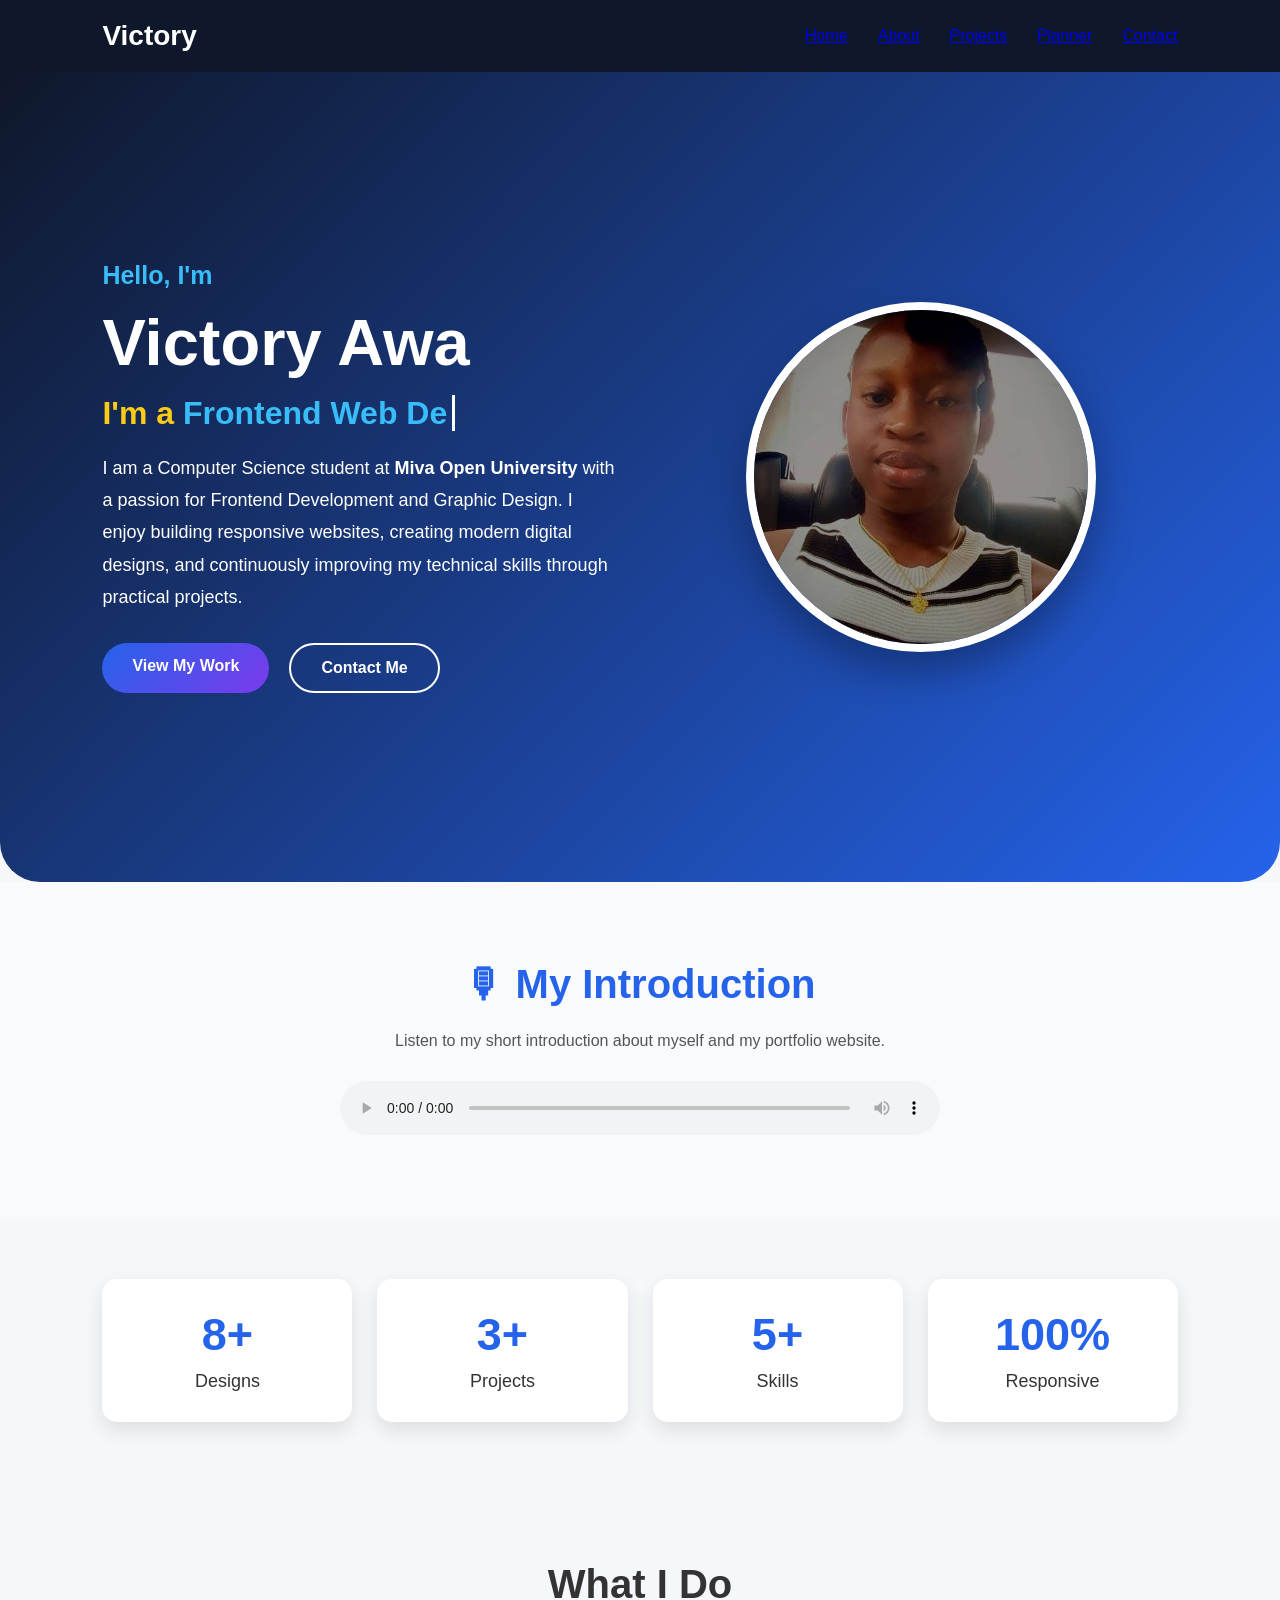
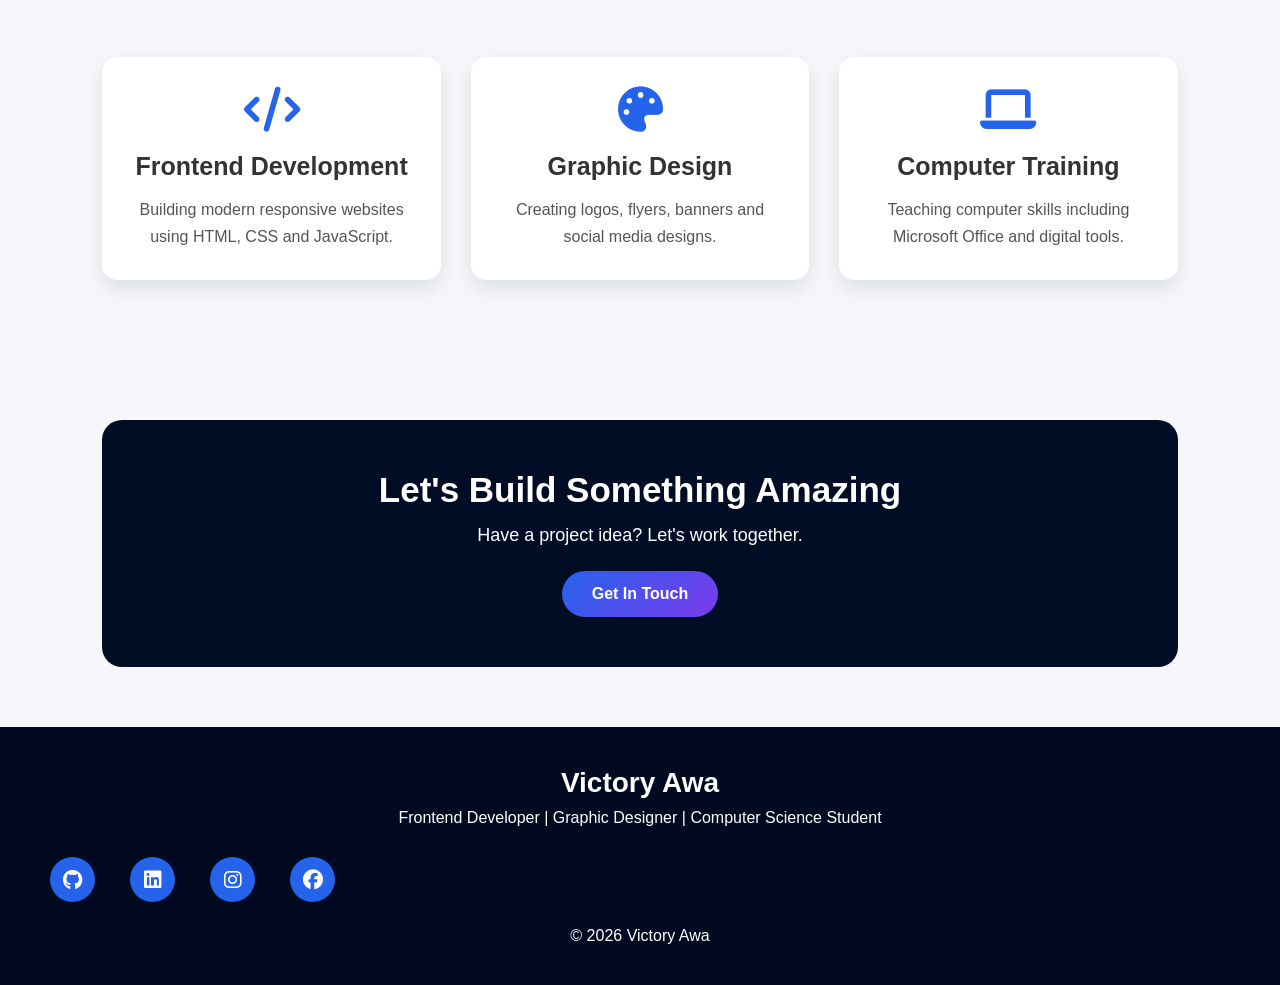
<file: index.html>
<!DOCTYPE html>
<html lang="en">

<head>

<meta charset="UTF-8">
<meta name="viewport" content="width=device-width, initial-scale=1.0">

<title>Victory Awa | Portfolio</title>

<link rel="stylesheet" href="css/style.css">

<link rel="stylesheet"
href="https://cdnjs.cloudflare.com/ajax/libs/font-awesome/6.7.2/css/all.min.css">

</head>


<body>


<header>

<nav class="navbar">

    <div class="logo">Victory</div>

    <div class="menu-toggle">
        <i class="fas fa-bars"></i>
    </div>


<ul class="nav-links">

<li><a href="index.html" class="active">Home</a></li>

<li><a href="about.html">About</a></li>

<li><a href="projects.html">Projects</a></li>

<li><a href="planner.html">Planner</a></li>

<li><a href="contact.html">Contact</a></li>

</ul>

</nav>

</header>




<section class="hero">


<div class="hero-text">


<h3>
Hello, I'm
</h3>


<h1>
Victory Awa
</h1>

<h2>
I'm a <span id="typing"></span>
</h2>


<p>
I am a Computer Science student at <strong>Miva Open University</strong> with a passion for Frontend Development and Graphic Design. I enjoy building responsive websites, creating modern digital designs, and continuously improving my technical skills through practical projects.
</p>



<div class="hero-buttons">


<a href="projects.html" class="btn">
View My Work
</a>


<a href="contact.html" class="btn btn-outline">
Contact Me
</a>


</div>


</div>





<div class="hero-image">


<img src="images/PROFILE.jpg.jpeg" alt="Victory Awa">


</div>


</section>

<!-- INTRO AUDIO -->
<section class="intro-audio">

    <h2>🎙 My Introduction</h2>

    <p>
        Listen to my short introduction about myself and my portfolio website.
    </p>

    <audio controls>
        <source src="audio/audio intro.m4a" type="audio/mpeg">
        Your browser does not support the audio element.
    </audio>

</section>

<section class="stats">

<div class="stat-card">

<h2>
8+
</h2>

<p>
Designs
</p>

</div>



<div class="stat-card">

<h2>
3+
</h2>

<p>
Projects
</p>

</div>




<div class="stat-card">

<h2>
5+
</h2>

<p>
Skills
</p>

</div>




<div class="stat-card">

<h2>
100%
</h2>

<p>
Responsive
</p>

</div>


</section>







<section class="services">


<h2 class="section-title">
What I Do
</h2>



<div class="service-container">


<div class="service-card">

<i class="fa-solid fa-code"></i>

<h3>
Frontend Development
</h3>

<p>
Building modern responsive websites using HTML, CSS and JavaScript.
</p>

</div>





<div class="service-card">

<i class="fa-solid fa-palette"></i>

<h3>
Graphic Design
</h3>

<p>
Creating logos, flyers, banners and social media designs.
</p>

</div>





<div class="service-card">

<i class="fa-solid fa-laptop"></i>

<h3>
Computer Training
</h3>

<p>
Teaching computer skills including Microsoft Office and digital tools.
</p>

</div>


</div>


</section>







<section class="cta">


<h2>
Let's Build Something Amazing
</h2>


<p>
Have a project idea? Let's work together.
</p>


<a href="contact.html" class="btn">
Get In Touch
</a>


</section>





<footer>

<h3>
Victory Awa
</h3>

<p>
Frontend Developer | Graphic Designer | Computer Science Student
</p>
<div class="social-links">

       <a href="https://github.com/vawa4101-byte" target="_blank">
    <i class="fab fa-github"></i>
</a>

<a href="https://www.linkedin.com/in/victory-awa-86080041b?utm_source=share_via&utm_content=profile&utm_medium=member_android" target="_blank">
    <i class="fab fa-linkedin"></i>
</a>

<a href="https://www.instagram.com/vic973tory?igsh=dDZxZGE0OThobXF5" target="_blank">
    <i class="fab fa-instagram"></i>
</a>

<a href="https://www.facebook.com/share/1CQJ4RZ9uT/" target="_blank">
    <i class="fab fa-facebook"></i>
</a>

    </div>
 
<p>
© 2026 Victory Awa
</p>

</footer>



<script src="js/script.js"></script>


</body>

</html>
</file>
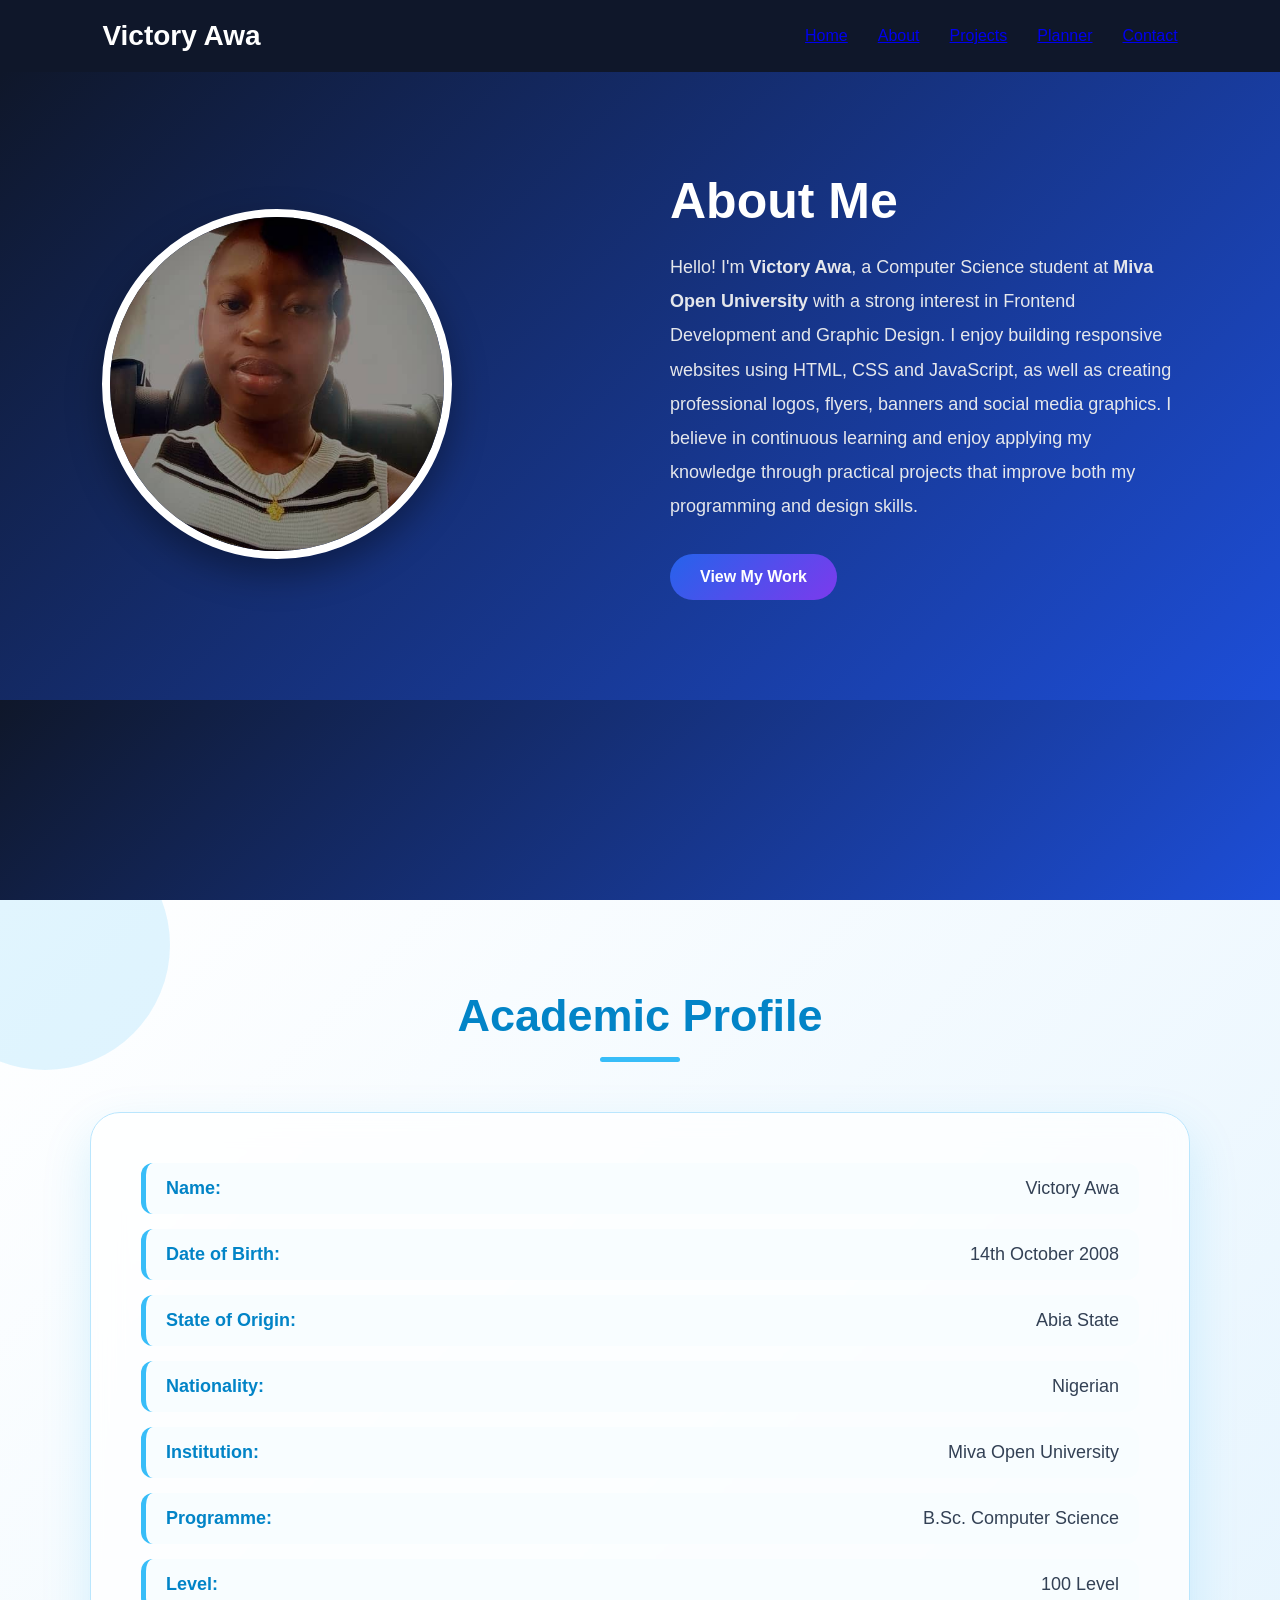
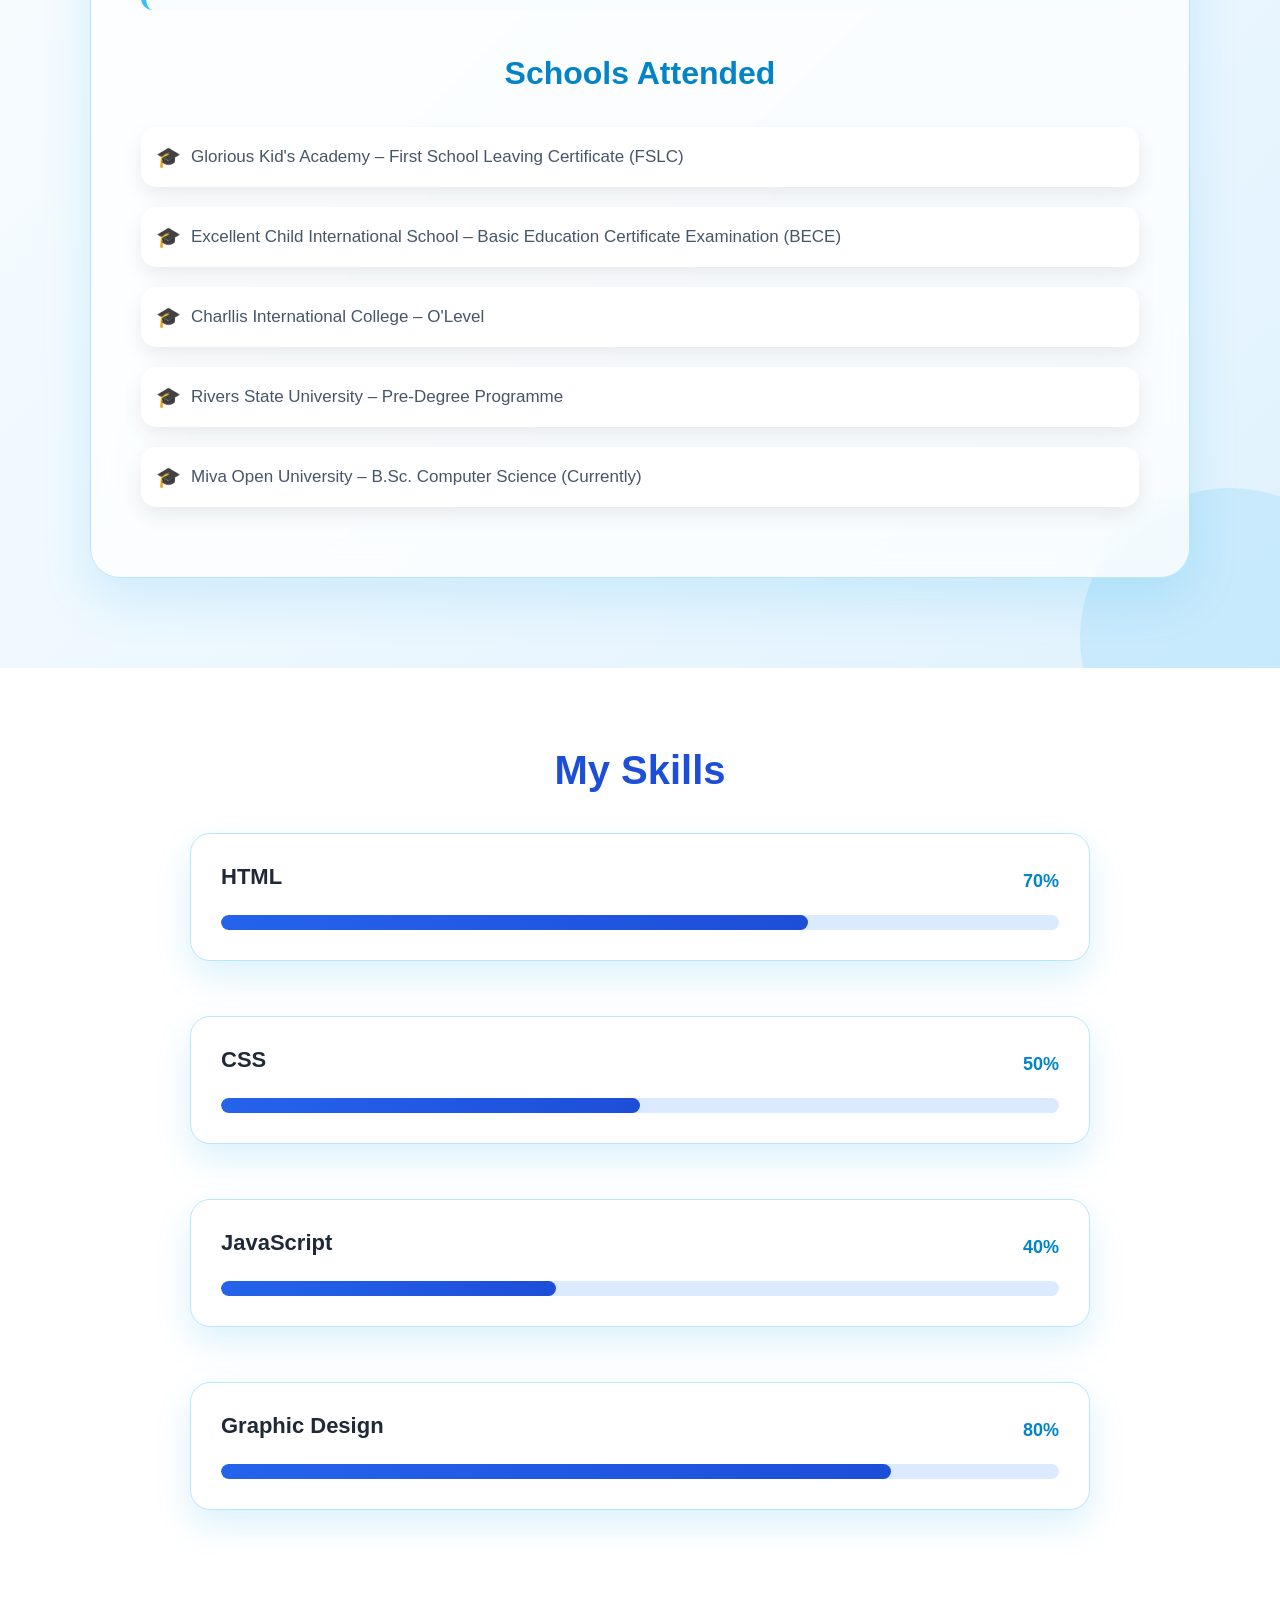
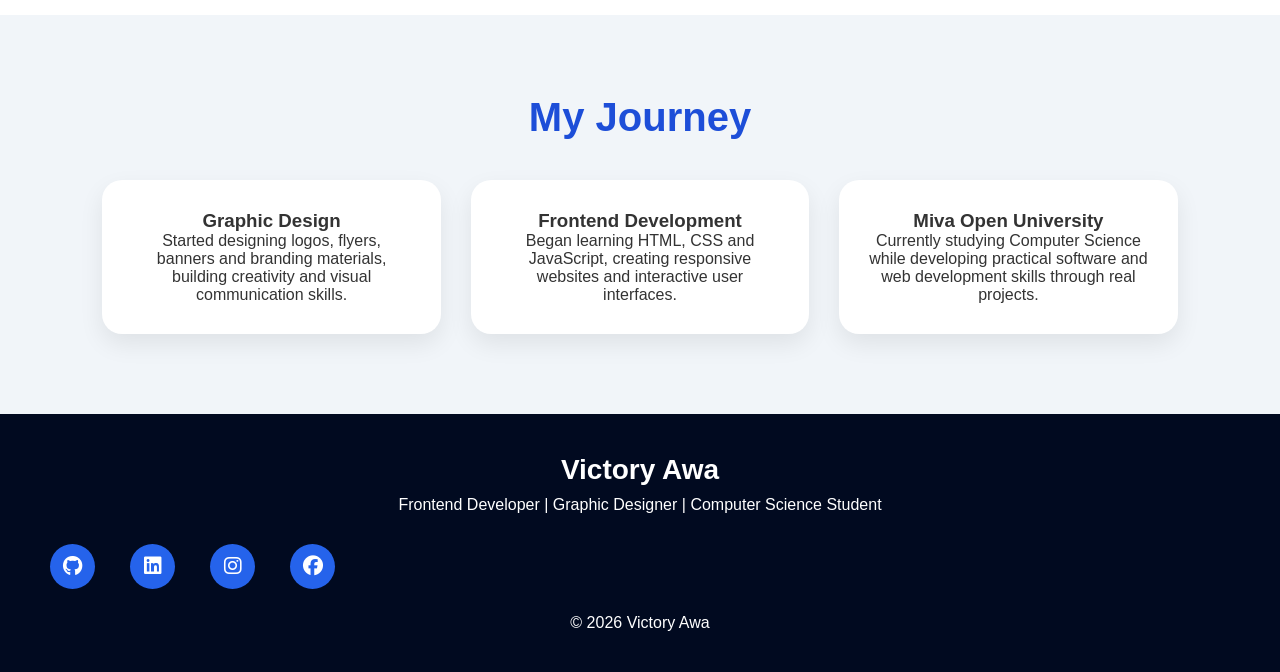
<file: about.html>
<!DOCTYPE html>
<html lang="en">

<head>

<meta charset="UTF-8">
<meta name="viewport" content="width=device-width, initial-scale=1.0">

<title>About | Victory Awa</title>

<link rel="stylesheet" href="css/style.css">

<link rel="stylesheet"
    <link rel="stylesheet" href="https://cdnjs.cloudflare.com/ajax/libs/font-awesome/6.5.0/css/all.min.css">

</head>


<body>


<header>

<nav class="navbar">

<div class="logo">
Victory Awa
</div>
<div class="menu-toggle">
    <i class="fas fa-bars"></i>
</div>

<ul class="nav-links">

<li><a href="index.html">Home</a></li>

<li><a href="about.html" class="active">About</a></li>

<li><a href="projects.html">Projects</a></li>

<li><a href="planner.html">Planner</a></li>

<li><a href="contact.html">Contact</a></li>

</ul>

</nav>

</header>

<section class="about-hero">


<div class="about-image">

<img src="images/PROFILE.jpg.jpeg" alt="Victory Awa">

</div>



<div class="about-text">


<h1>
About Me
</h1>

<p>
Hello! I'm <strong>Victory Awa</strong>, a Computer Science student at
<strong>Miva Open University</strong> with a strong interest in Frontend Development and Graphic Design.

I enjoy building responsive websites using HTML, CSS and JavaScript, as well as creating professional logos, flyers, banners and social media graphics.

I believe in continuous learning and enjoy applying my knowledge through practical projects that improve both my programming and design skills.
</p>


<a href="projects.html" class="btn">
View My Work
</a>


</div>


</section>


<section class="about-hero">

    <!-- Your picture and About Me text -->

</section>

<!-- PASTE THE ACADEMIC PROFILE HERE -->

<section class="academic-profile">

    <h2>Academic Profile</h2>

    <div class="academic-card">

        <p><strong>Name:</strong> Victory Awa</p>

        <p><strong>Date of Birth:</strong> 14th October 2008</p>

        <p><strong>State of Origin:</strong> Abia State</p>

        <p><strong>Nationality:</strong> Nigerian</p>

        <p><strong>Institution:</strong> Miva Open University</p>

        <p><strong>Programme:</strong> B.Sc. Computer Science</p>

        <p><strong>Level:</strong> 100 Level</p>

        <h3>Schools Attended</h3>

        <ul class="school-list">
            <li>Glorious Kid's Academy – First School Leaving Certificate (FSLC)</li>
            <li>Excellent Child International School – Basic Education Certificate Examination (BECE)</li>
            <li>Charllis International College – O'Level</li>
            <li>Rivers State University – Pre-Degree Programme</li>
            <li>Miva Open University – B.Sc. Computer Science (Currently)</li>
        </ul>

    </div>

</section>

<section class="skills-section">

    <h2>My Skills</h2>

    <div class="skills-container">

        <div class="skill">

            <div class="skill-title">
                <h3>HTML</h3>
                <span>70%</span>
            </div>

            <div class="bar">
                <span style="width:70%"></span>
            </div>

        </div>


        <div class="skill">

            <div class="skill-title">
                <h3>CSS</h3>
                <span>50%</span>
            </div>

            <div class="bar">
                <span style="width:50%"></span>
            </div>

        </div>


        <div class="skill">

            <div class="skill-title">
                <h3>JavaScript</h3>
                <span>40%</span>
            </div>

            <div class="bar">
                <span style="width:40%"></span>
            </div>

        </div>


        <div class="skill">

            <div class="skill-title">
                <h3>Graphic Design</h3>
                <span>80%</span>
            </div>

            <div class="bar">
                <span style="width:80%"></span>
            </div>

        </div>


    </div>

</section>

<section class="journey">

<h2>
My Journey
</h2>

<div class="timeline">

<div class="timeline-card">

<h3>Graphic Design</h3>

<p>
Started designing logos, flyers, banners and branding materials, building creativity and visual communication skills.
</p>
</div>

<div class="timeline-card">
<h3>Frontend Development</h3>

<p>
Began learning HTML, CSS and JavaScript, creating responsive websites and interactive user interfaces.
</p>

</div>



<div class="timeline-card">

<h3>Miva Open University</h3>

<p>
Currently studying Computer Science while developing practical software and web development skills through real projects.
</p>
</div>



</div>


</section>







<footer>


<h3>
Victory Awa
</h3>


<p>
Frontend Developer | Graphic Designer | Computer Science Student
</p>
<div class="social-links">

       <a href="https://github.com/vawa4101-byte" target="_blank">
    <i class="fab fa-github"></i>
</a>

<a href="https://www.linkedin.com/in/victory-awa-86080041b?utm_source=share_via&utm_content=profile&utm_medium=member_android" target="_blank">
    <i class="fab fa-linkedin"></i>
</a>

<a href="https://www.instagram.com/vic973tory?igsh=dDZxZGE0OThobXF5" target="_blank">
    <i class="fab fa-instagram"></i>
</a>

<a href="https://www.facebook.com/share/1CQJ4RZ9uT/" target="_blank">
    <i class="fab fa-facebook"></i>
</a>

    </div>

<p>
© 2026 Victory Awa
</p>


</footer>

<script src="js/script.js"></script>

</body>

</html>
</file>
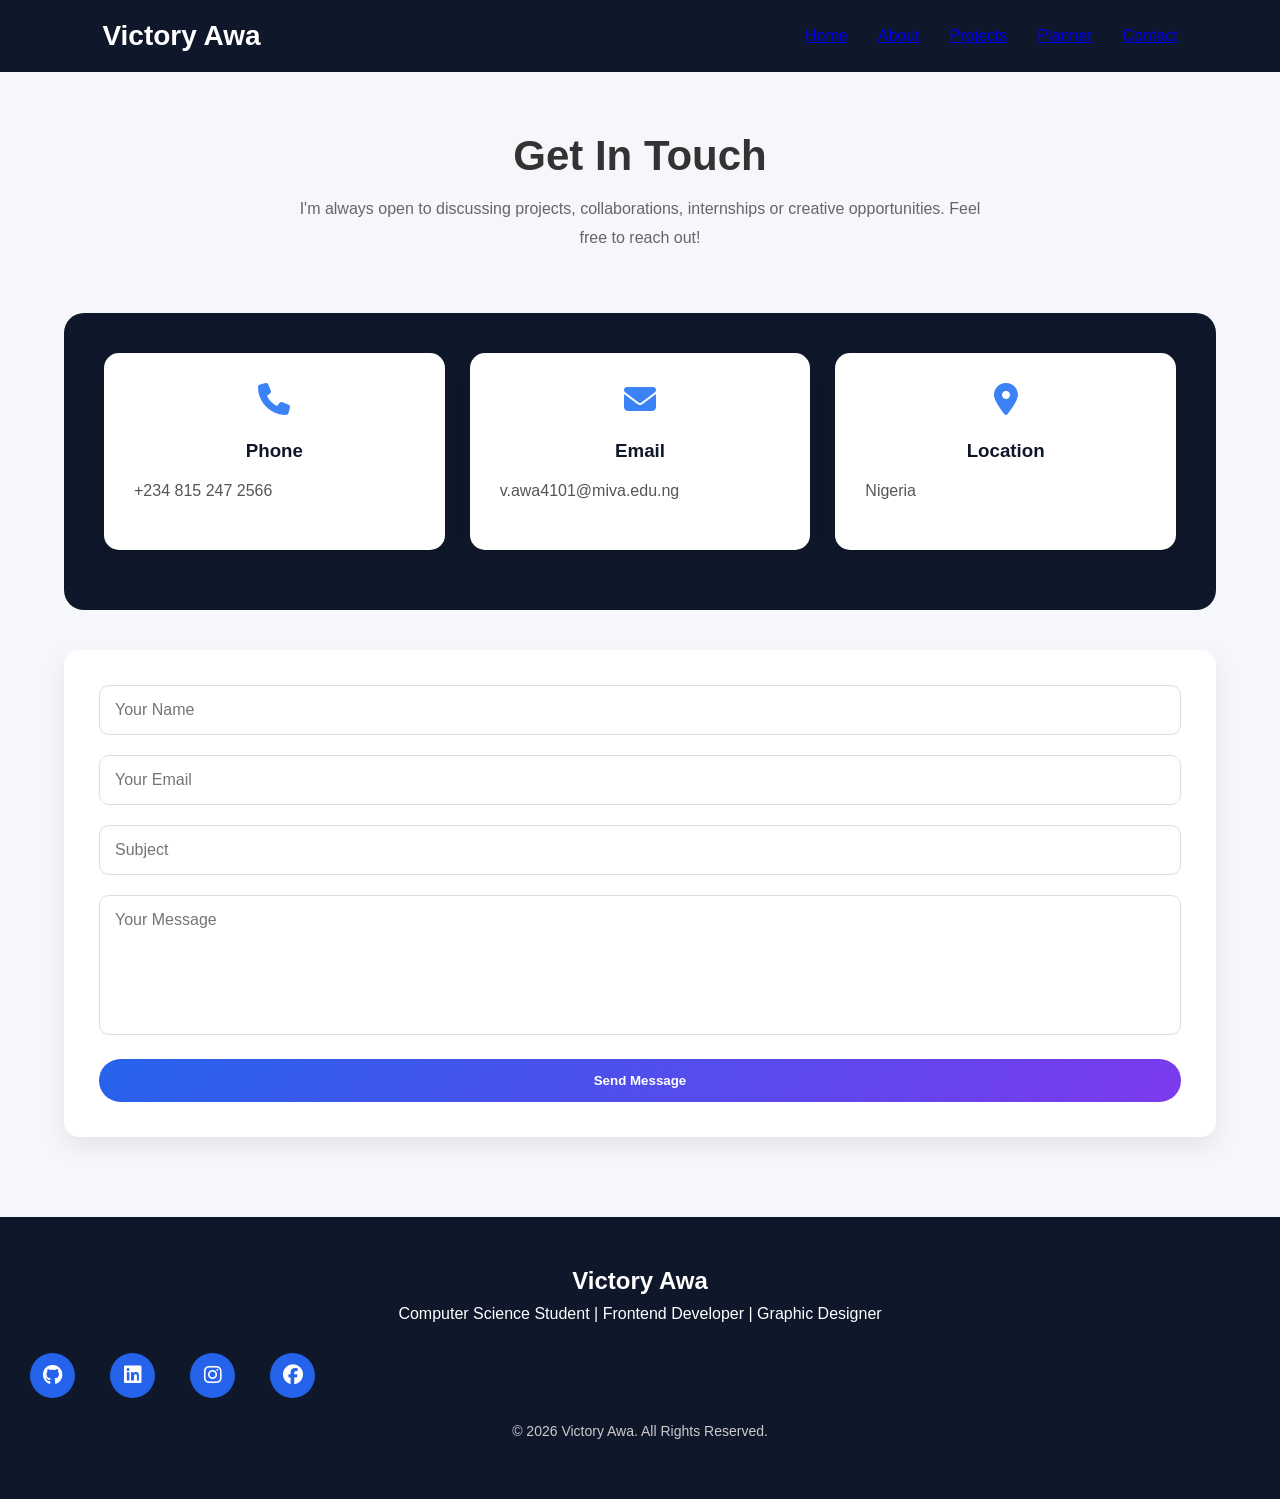
<file: contact.html>
<!DOCTYPE html>
<html lang="en">
<head>
    <meta charset="UTF-8">
    <meta name="viewport" content="width=device-width, initial-scale=1.0">
    <title>Contact | Victory Awa</title>

    <link rel="stylesheet" href="css/style.css">

    <link rel="stylesheet"
    href="https://cdnjs.cloudflare.com/ajax/libs/font-awesome/6.7.2/css/all.min.css">
</head>

<body>

<header>
    <nav class="navbar">

        <div class="logo">Victory Awa</div>
<div class="menu-toggle">
    <i class="fas fa-bars"></i>
</div>
        <ul class="nav-links">
            <li><a href="index.html">Home</a></li>
            <li><a href="about.html">About</a></li>
            <li><a href="projects.html">Projects</a></li>
            <li><a href="planner.html">Planner</a></li>
            <li><a href="contact.html" class="active">Contact</a></li>
        </ul>

    </nav>
</header>

<div class="contact-intro">

<h2>Get In Touch</h2>

<p>
I'm always open to discussing projects, collaborations,
internships or creative opportunities.
Feel free to reach out!
</p>

</div>

    <section class="contact-section">

    <div class="contact-info">

        <div class="info-card">
            <i class="fas fa-phone"></i>
            <h3>Phone</h3>
            <p>+234 815 247 2566</p>
        </div>

        <div class="info-card">
            <i class="fas fa-envelope"></i>
            <h3>Email</h3>
            <p>v.awa4101@miva.edu.ng</p>
        </div>

        <div class="info-card">
            <i class="fas fa-location-dot"></i>
            <h3>Location</h3>
            <p>Nigeria</p>
        </div>

    </div>

    <form id="contactForm" class="contact-form">

        <input type="text" id="name" placeholder="Your Name">

        <input type="email" id="email" placeholder="Your Email">

        <input type="text" id="subject" placeholder="Subject">

        <textarea id="message" rows="6" placeholder="Your Message"></textarea>

        <button type="submit" class="btn">
            Send Message
        </button>

    </form>

</section>
<script src="js/contact.js"></script>
<footer class="footer">

    <h2>Victory Awa</h2>

    <p>Computer Science Student | Frontend Developer | Graphic Designer</p>

    <div class="social-links">

       <a href="https://github.com/vawa4101-byte" target="_blank">
    <i class="fab fa-github"></i>
</a>

<a href="https://www.linkedin.com/in/victory-awa-86080041b?utm_source=share_via&utm_content=profile&utm_medium=member_android" target="_blank">
    <i class="fab fa-linkedin"></i>
</a>

<a href="https://www.instagram.com/vic973tory?igsh=dDZxZGE0OThobXF5" target="_blank">
    <i class="fab fa-instagram"></i>
</a>

<a href="https://www.facebook.com/share/1CQJ4RZ9uT/" target="_blank">
    <i class="fab fa-facebook"></i>
</a>

    </div>

    <p class="copyright">
        © 2026 Victory Awa. All Rights Reserved.
    </p>

</footer>
<script src="js/script.js"></script>
</body>
</html>
</file>
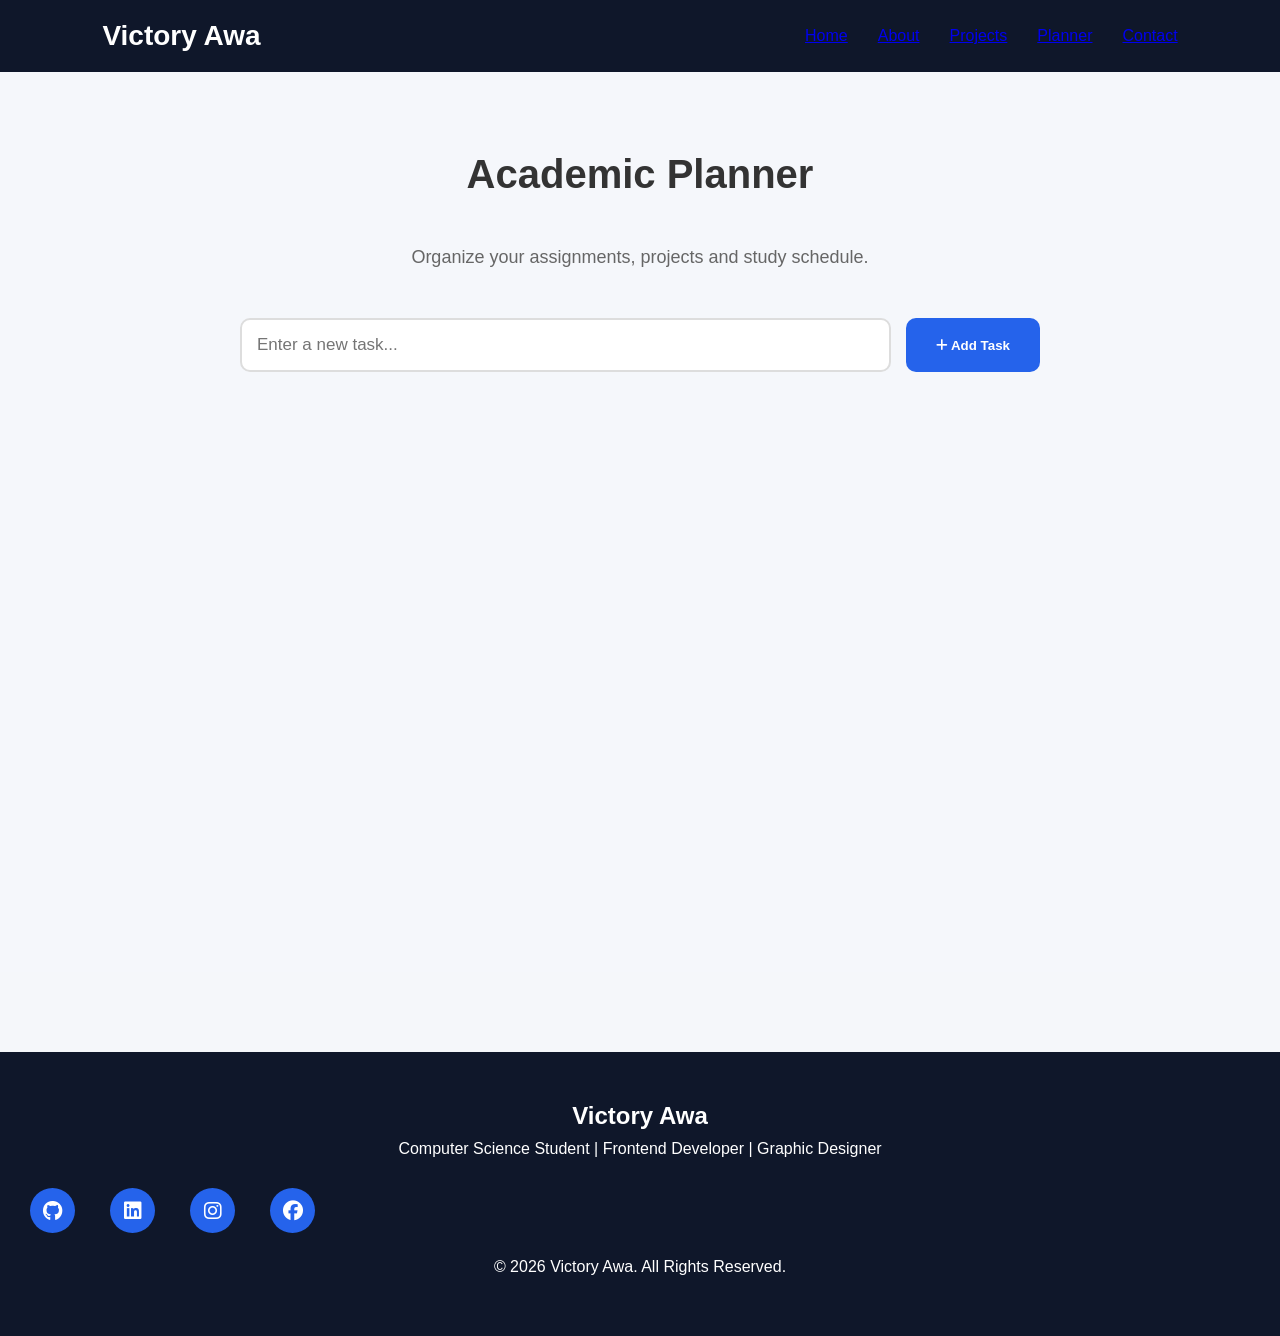
<file: planner.html>
<!DOCTYPE html>
<html lang="en">

<head>
    <meta charset="UTF-8">
    <meta name="viewport" content="width=device-width, initial-scale=1.0">
    <title>Academic Planner | Victory Awa</title>

    <link rel="stylesheet" href="css/style.css">

    <link rel="stylesheet"
        href="https://cdnjs.cloudflare.com/ajax/libs/font-awesome/6.7.2/css/all.min.css">
</head>

<body class="planner-page">

<header>

<nav class="navbar">

<div class="logo">Victory Awa</div>
<div class="menu-toggle">
    <i class="fas fa-bars"></i>
</div>
<ul class="nav-links">

<li><a href="index.html">Home</a></li>
<li><a href="about.html">About</a></li>
<li><a href="projects.html">Projects</a></li>
<li><a href="planner.html" class="active">Planner</a></li>
<li><a href="contact.html">Contact</a></li>

</ul>

</nav>

</header>
<div class="planner-container">

    <!-- everything from Academic Planner down to the task list -->

</div>
</section>
<section class="planner">

<h1 class="section-title">Academic Planner</h1>

<p class="project-subtitle">
Organize your assignments, projects and study schedule.
</p>

<div class="task-box">

<input
type="text"
id="taskInput"
placeholder="Enter a new task...">

<button class="add-btn" onclick="addTask()">
    <i class="fa-solid fa-plus"></i>
    Add Task
</button>

</div>

<ul id="taskList"></ul>

</section>

<script src="js/planner.js"></script>

<footer class="footer">

<h2>Victory Awa</h2>

<p>
Computer Science Student | Frontend Developer | Graphic Designer
</p>

<div class="social-links">

<a href="https://github.com/vawa4101-byte" target="_blank">
<i class="fab fa-github"></i>
</a>

<a href="https://www.linkedin.com/in/victory-awa-86080041b" target="_blank">
<i class="fab fa-linkedin"></i>
</a>

<a href="https://www.instagram.com/vic973tory" target="_blank">
<i class="fab fa-instagram"></i>
</a>

<a href="https://www.facebook.com/share/1CQJ4RZ9uT/" target="_blank">
<i class="fab fa-facebook"></i>
</a>

</div>

<p>
© 2026 Victory Awa. All Rights Reserved.
</p>

</footer>
<script src="js/script.js"></script>
</body>

</html>
</file>
<file: css/style.css>
*{

    margin:0;

    padding:0;

    box-sizing:border-box;

   font-family: Arial, Helvetica, sans-serif;

}



body{

    background:#f5f7fa;

    color:#333;

}


.navbar{
    display: flex;
    justify-content: space-between;
    align-items: center;
    padding: 20px 8%;
    background: #0f172a;
    position: relative;
}

.logo{
    color: white;
    font-size: 28px;
    font-weight: bold;
}

.nav-links{
    display: flex;
    list-style: none;
    gap: 30px;
}

.menu-toggle{
    display: none;
    font-size: 28px;
    color: white;
    cursor: pointer;
}

@media (max-width:768px){

    .menu-toggle{
        display: block;
    }

    .nav-links{
        display: none;
        flex-direction: column;
        position: absolute;
        top: 70px;
        left: 0;
        width: 100%;
        background: #0f172a;
        padding: 20px 0;
    }

    .nav-links.active{
        display: flex;
    }
}

.hero{

    min-height:75vh;

    display:flex;

    justify-content:space-between;

    align-items:center;

    padding:80px 8%;

    gap:60px;

}



.hero-text{

    flex:1;

}



.hero-text h1{

    font-size:55px;

    margin-bottom:15px;

}



.hero-text h2{

    color:#2563eb;

    margin-bottom:20px;

}



.hero-text p{

    line-height:1.8;

    margin-bottom:30px;

    font-size:18px;

}



.btn{

    display:inline-block;

    padding:14px 35px;

    background:#2563eb;

    color:#fff;

    text-decoration:none;

    border-radius:8px;

    font-weight:600;

    transition:.3s;

}



.btn:hover{

    background:#1d4ed8;

    transform:translateY(-3px);

}



.hero-image{

    flex:1;

    display:flex;

    justify-content:center;

}



.hero-image img{

    width:350px;

    height:350px;

    border-radius:50%;

    object-fit:cover;

    border:8px solid white;

    box-shadow:0 15px 40px rgba(0,0,0,.25);

    transition:0.4s;

}



.hero-image img:hover{

    transform:scale(1.05);

}



@media(max-width:768px){



.navbar{

    flex-direction:column;

    gap:20px;

}



.nav-links{

    flex-direction:column;

    text-align:center;

}



.hero{

    flex-direction:column-reverse;

    text-align:center;

}



.hero-text h1{

    font-size:40px;

}



.hero-image img{

    width:280px;

    height:280px;

}

}

.projects{

    padding:80px 8%;

}



.section-title{

    text-align:center;

    font-size:40px;

    margin-bottom:50px;

}



.project-container{

    display:grid;

    grid-template-columns:repeat(auto-fit,minmax(300px,1fr));

    gap:30px;

}



.project-card{

    background:#fff;

    border-radius:15px;

    overflow:hidden;

    box-shadow:0 10px 20px rgba(0,0,0,.1);

    transition:.3s;

}



.project-card:hover{

    transform:translateY(-10px);

}



.project-card img{

    width:100%;

    height:220px;

    object-fit:cover;

}



.project-card h2{

    padding:20px 20px 10px;

}



.project-card p{

    padding:0 20px 20px;

    line-height:1.7;

}



.project-card .btn{

    margin:20px;

    display:inline-block;

}

.planner{

    padding:80px 8%;

}



.task-box{

    display:flex;

    gap:15px;

    margin-bottom:30px;

}



.task-box input{

    flex:1;

    padding:15px;

    border:2px solid #ddd;

    border-radius:8px;

    font-size:16px;

}



.task-box button{

    padding:15px 30px;

    border:none;

    background:#2563eb;

    color:white;

    cursor:pointer;

    border-radius:8px;

}



#taskList{

    list-style:none;

}



#taskList li{

    background:white;

    padding:15px;

    margin-bottom:15px;

    border-radius:8px;

    display:flex;

    justify-content:space-between;

    align-items:center;

    box-shadow:0 5px 15px rgba(0,0,0,.1);

}



.completed span{

    text-decoration:line-through;

    color:gray;

}



.complete,

.delete{

    border:none;

    padding:8px 12px;

    cursor:pointer;

    margin-left:5px;

}



.complete{

    background:green;

    color:white;

}



.delete{

    background:red;

    color:white;

}

.hero{

    background:linear-gradient(135deg,#0f172a,#1e3a8a);

    color:white;

    border-radius:0 0 40px 40px;

}



.hero h3{

    font-size:24px;

    margin-bottom:10px;

    color:#93c5fd;

}



.hero-buttons{

    display:flex;

    gap:20px;

    margin-top:30px;

}



.btn-outline{

    background:transparent;

    border:2px solid white;

}



.btn-outline:hover{

    background:white;

    color:#1e3a8a;

}

.about{

    padding:80px 8%;

}



.about-container{

    display:grid;

    grid-template-columns:1fr 2fr;

    gap:50px;

    align-items:center;

}



.about-image img{

    width:100%;

    max-width:350px;

    border-radius:20px;

    box-shadow:0 10px 30px rgba(0,0,0,.2);

}



.about-content p{

    margin:20px 0;

    line-height:1.8;

}



.info-grid{

    display:grid;

    grid-template-columns:repeat(auto-fit,minmax(200px,1fr));

    gap:20px;

    margin-top:30px;

}



.info-card{

    background:#fff;

    padding:25px;

    border-radius:15px;

    text-align:center;

    box-shadow:0 5px 15px rgba(0,0,0,.1);

    transition:.3s;

}



.info-card:hover{

    transform:translateY(-8px);

}



.info-card i{

    font-size:40px;

    color:#2563eb;

    margin-bottom:15px;

}



@media(max-width:768px){



.about-container{

    grid-template-columns:1fr;

    text-align:center;

}



.about-image{

    display:flex;

    justify-content:center;

}



}

.about-image img{

    width:350px;

    height:350px;

    border-radius:50%;

    object-fit:cover;

    border:8px solid #2563eb;

    box-shadow:0 10px 30px rgba(0,0,0,0.2);

    

}



/* skkills */





/* ===============================

   PREMIUM SKILLS SECTION

================================ */



.skills-section{



    padding:90px 8%;



    background:

    linear-gradient(135deg,#ffffff,#e0f2fe);



    position:relative;



    overflow:hidden;



}





.skills-section h2{



    text-align:center;



    font-size:45px;



    color:#0284c7;



    margin-bottom:50px;



    font-weight:800;



}





.skills-container{



    max-width:900px;



    margin:auto;



    display:grid;



    gap:30px;



}





/* Skill Card */



.skill{



    background:white;



    padding:30px;



    border-radius:20px;



    box-shadow:

    0 15px 35px rgba(14,165,233,.15);



    border:1px solid #bae6fd;



    transition:.4s ease;



}





.skill:hover{



    transform:translateY(-8px);



    box-shadow:

    0 20px 45px rgba(14,165,233,.3);



}







/* Title */



.skill-title{



    display:flex;



    justify-content:space-between;



    align-items:center;



    margin-bottom:15px;



}





.skill-title h3{



    color:#334155;



    font-size:22px;



}





.skill-title span{



    color:#0284c7;



    font-weight:bold;



    font-size:18px;



}







/* Progress Background */



.bar{



    height:18px;



    background:#e2e8f0;



    border-radius:50px;



    overflow:hidden;



}







/* Animated Progress */



.bar span{



    display:block;



    height:100%;



    border-radius:50px;





    background:



    linear-gradient(

    90deg,

    #38bdf8,

    #0284c7

    );





    animation:

    fillBar 2s ease forwards;





    position:relative;



}







/* Moving shine effect */



.bar span::after{



    content:"";



    position:absolute;



    top:0;



    left:-50%;



    width:50%;



    height:100%;





    background:

    rgba(255,255,255,.5);





    animation:

    shine 2s infinite;



}







/* Bar animation */



@keyframes fillBar{



    from{



        width:0;



    }



}







/* Shine animation */



@keyframes shine{



    from{



        left:-50%;



    }





    to{



        left:120%;



    }



}







/* Mobile */



@media(max-width:768px){



.skills-section{



padding:60px 5%;



}





.skills-section h2{



font-size:35px;



}





.skill{



padding:25px;



}



}



.html{

    width:90%;

}



.css{

    width:85%;

}



.javascript{

    width:75%;

}



.design{

    width:80%;

}

.project-icon{

    font-size:50px;

    color:#2563eb;

    margin:30px 0;

}





.project-card{

    text-align:center;

    padding-bottom:30px;

}





.project-card h2{

    margin-bottom:15px;

}





.project-card p{

    padding:0 25px 20px;

    line-height:1.7;

}.projects{

    padding:80px 8%;

    background:#f5f7fb;

}



.section-title{

    text-align:center;

    font-size:42px;

    margin-bottom:50px;

}



.project-container{

    display:grid;

    grid-template-columns:repeat(auto-fit, minmax(320px, 1fr));

    gap:30px;

    margin-top:40px;

}

.project-card{

    background:#fff;

    border-radius:20px;

    padding:30px;

    text-align:center;

    box-shadow:0 10px 25px rgba(0,0,0,.1);

    transition:.3s;



    display:flex;

    flex-direction:column;

    justify-content:space-between;



    min-height:420px;

}



.project-card:hover{

    transform:translateY(-10px);

}



.project-icon{

    font-size:55px;

    color:#2563eb;

    margin-bottom:20px;

}



.project-card h2{

    margin-bottom:15px;

}



.project-card p{

    margin-bottom:25px;

    line-height:1.7;

}



.project-card .btn{

    display:inline-block;

    padding:12px 25px;

    background:#2563eb;

    color:#fff;

    text-decoration:none;

    border-radius:8px;

    transition:.3s;

}



.project-card .btn:hover{

    background:#1d4ed8;

}

.project-card{

    background:#fff;

    border-radius:20px;

    padding:35px;

    text-align:center;

    box-shadow:0 10px 25px rgba(0,0,0,.12);

    transition:0.4s ease;

}



.project-card:hover{

    transform:translateY(-12px);

    box-shadow:0 18px 35px rgba(37,99,235,.25);

}



.project-icon{

    font-size:60px;

    color:#2563eb;

    margin-bottom:20px;

}



.project-card h2{

    margin-bottom:15px;

    color:#0f172a;

}



.project-card p{

    line-height:1.8;

    margin-bottom:25px;

}



.project-card .btn{

    width:100%;

}

.gallery{

    padding:80px 8%;

}



.gallery-container{

    display:grid;

    grid-template-columns:repeat(auto-fit,minmax(250px,1fr));

    gap:25px;

}



.gallery-item{

    overflow:hidden;

    border-radius:20px;

    box-shadow:0 10px 25px rgba(0,0,0,.15);

}



.gallery-item img{

    width:100%;

    height:250px;

    object-fit:cover;

    transition:.4s;

}



.gallery-item img:hover{

    transform:scale(1.08);

}



.project-subtitle{

    text-align:center;

    margin-bottom:50px;

    color:#666;

    font-size:18px;

}

.contact{

    padding:80px 8%;

    background:#f5f7fb;

}



.contact-subtitle{

    text-align:center;

    color:#666;

    margin-bottom:50px;

}



.contact-container{

    display:grid;

    grid-template-columns:1fr 2fr;

    gap:40px;

}



.contact-info{

    display:flex;

    flex-direction:column;

    gap:25px;

}



.info-box{

    background:#fff;

    padding:25px;

    border-radius:15px;

    text-align:center;

    box-shadow:0 10px 20px rgba(0,0,0,.1);

}



.info-box i{

    font-size:35px;

    color:#2563eb;

    margin-bottom:15px;

}



.contact-form{

    background:#fff;

    padding:35px;

    border-radius:15px;

    box-shadow:0 10px 20px rgba(0,0,0,.1);

}



.contact-form input,

.contact-form textarea{

    width:100%;

    padding:15px;

    margin-bottom:20px;

    border:2px solid #ddd;

    border-radius:8px;

    font-size:16px;

}



.contact-form input:focus,

.contact-form textarea:focus{

    outline:none;

    border-color:#2563eb;

}



.contact-form button{

    border:none;

    cursor:pointer;

}



@media(max-width:768px){



.contact-container{

    grid-template-columns:1fr;

}



}

.footer{

    background:#0f172a;

    color:white;

    text-align:center;

    padding:50px 20px;

    margin-top:80px;

}



.footer h2{

    margin-bottom:10px;

}



.footer p{

    margin:10px 0;

}



.social-links{

    margin:25px 0;

}



.social-links a{

    display:inline-flex;

    justify-content:center;

    align-items:center;

    width:45px;

    height:45px;

    margin:0 10px;

    border-radius:50%;

    background:#2563eb;

    color:white;

    text-decoration:none;

    font-size:20px;

    transition:.3s;

}



.social-links a:hover{

    background:white;

    color:#2563eb;

    transform:translateY(-5px);

}



.copyright{

    margin-top:20px;

    font-size:14px;

    color:#ccc;

}

/* ================= PLANNER PAGE ================= */



.planner{

    padding:80px 8%;

    min-height:100vh;

    background:#f5f7fb;

}



.task-box{

    display:flex;

    gap:15px;

    margin:40px auto;

    max-width:800px;

}



.task-box input{

    flex:1;

    padding:15px;

    font-size:17px;

    border:2px solid #ddd;

    border-radius:10px;

}



.task-box button{

    background:#2563eb;

    color:white;

    border:none;

    padding:15px 30px;

    border-radius:10px;

    cursor:pointer;

    transition:.3s;

}



.task-box button:hover{

    background:#1d4ed8;

}



#taskList{

    list-style:none;

    max-width:800px;

    margin:auto;

}



#taskList li{

    background:white;

    padding:18px;

    margin-bottom:15px;

    display:flex;

    justify-content:space-between;

    align-items:center;

    border-radius:10px;

    box-shadow:0 5px 15px rgba(0,0,0,.1);

}



.complete{

    background:green;

    color:white;

    border:none;

    padding:8px 15px;

    border-radius:6px;

    cursor:pointer;

    margin-right:10px;

}



.delete{

    background:red;

    color:white;

    border:none;

    padding:8px 15px;

    border-radius:6px;

    cursor:pointer;

}



.completed span{

    text-decoration:line-through;

    color:gray;

}



@media(max-width:768px){



.task-box{

    flex-direction:column;

}



.task-box button{

    width:100%;

}



}

/* ================= CONTACT PAGE ================= */



.contact{

    padding:80px 8%;

    background:#f5f7fb;

    min-height:100vh;

}



.contact-container{

    display:grid;

    grid-template-columns:1fr 1.5fr;

    gap:40px;

    margin-top:50px;

    align-items:start;

}



.contact-info{

    background:#0f172a;

    color:#fff;

    padding:40px;

    border-radius:20px;

}



.contact-info h2{

    margin-bottom:25px;

    font-size:30px;

}



.contact-info p{

    margin:20px 0;

    font-size:18px;

    display:flex;

    align-items:center;

    gap:12px;

}



.contact-info i{

    color:#38bdf8;

    font-size:22px;

}



.contact-form{

    background:#fff;

    padding:40px;

    border-radius:20px;

    box-shadow:0 10px 30px rgba(0,0,0,.1);

}



.contact-form input,

.contact-form textarea{

    width:100%;

    padding:15px;

    margin-bottom:20px;

    border:2px solid #ddd;

    border-radius:10px;

    font-size:16px;

    transition:.3s;

}



.contact-form input:focus,

.contact-form textarea:focus{

    border-color:#2563eb;

    outline:none;

}



.contact-form textarea{

    resize:none;

}



.contact-form .btn{

    width:100%;

    border:none;

    cursor:pointer;

}



.social-links{

    display:flex;

    gap:15px;

    margin-top:30px;

}



.social-links a{

    width:45px;

    height:45px;

    display:flex;

    justify-content:center;

    align-items:center;

    background:#2563eb;

    color:#fff;

    border-radius:50%;

    text-decoration:none;

    transition:.3s;

}



.social-links a:hover{

    background:#38bdf8;

    transform:translateY(-5px);

}



@media(max-width:768px){



.contact-container{

    grid-template-columns:1fr;

}



.contact-info,

.contact-form{

    padding:25px;

}



}

/* ===== MOBILE NAVIGATION ===== */


/* ================= MOBILE NAVIGATION ================= */

/* Hide menu button on desktop */
.menu-toggle{
    display:none;
    font-size:30px;
    color:#fff;
    cursor:pointer;
}

/* Desktop Navigation */
@media (min-width:769px){

    .menu-toggle{
        display:none;
    }

    .nav-links{
        display:flex !important;
        flex-direction:row;
        position:static;
        background:none;
        width:auto;
        padding:0;
        gap:30px;
    }

}

/* Mobile Navigation */
@media (max-width:768px){

    .navbar{
        position:relative;
        display:flex;
        justify-content:space-between;
        align-items:center;
        flex-wrap:wrap;
    }

    .menu-toggle{
        display:block;
    }

    .nav-links{
        display:none;
        flex-direction:column;
        position:absolute;
        top:100%;
        left:0;
        width:100%;
        background:#0f172a;
        padding:20px 0;
        z-index:999;
    }

    .nav-links.active{
        display:flex;
    }

    .nav-links li{
        list-style:none;
        margin:15px 0;
        text-align:center;
    }

    .nav-links li a{
        display:block;
        color:#fff;
        text-decoration:none;
        font-size:18px;
    }



}

#typing{

    color:#38bdf8;

    font-weight:bold;

    border-right:3px solid white;

    padding-right:5px;

    animation:blink .8s infinite;

}



@keyframes blink{



50%{



border-color:transparent;



}



}

.info-card{

    background:#fff;

    border-radius:15px;

    padding:25px;

    margin-bottom:20px;

    text-align:center;

}



.info-card i{

    font-size:28px;

    color:#38bdf8;

    margin-bottom:10px;

}



.info-card h3{

    margin:10px 0;

    color:#0f172a;

}



.info-card p{

    color:#555;

    font-size:16px;

}

/* ================= GALLERY ================= */



.gallery{

    padding:80px 8%;

}



.gallery-heading{

    font-size:28px;

    margin:60px 0 25px;

    color:#1e3a8a;

    text-align:left;

}



.gallery-grid{

    display:grid;

    grid-template-columns:repeat(auto-fit,minmax(300px,1fr));

    gap:25px;

}



.gallery-img{

    width:100%;

    height:250px;

    object-fit:cover;

    border-radius:15px;

    cursor:pointer;

    transition:.4s;

    box-shadow:0 10px 25px rgba(0,0,0,.15);

}



.gallery-img:hover{

    transform:scale(1.04);

}



.project-subtitle{

    text-align:center;

    margin-bottom:50px;

    color:#666;

    font-size:18px;

}

/* ================= PROJECT PAGE DESIGN ================= */





.project-hero{



    background:linear-gradient(135deg,#2563eb,#7c3aed);



    color:white;



    text-align:center;



    padding:90px 8%;



}





.project-hero h1{



    font-size:50px;



    margin-bottom:20px;



}





.project-hero p{



    font-size:20px;



}











/* FEATURED PROJECT */





.featured-project{



    display:grid;



    grid-template-columns:1fr 1fr;



    gap:50px;



    padding:80px 8%;



    align-items:center;



}





.featured-image img{



    width:100%;



    border-radius:25px;



    box-shadow:0 20px 40px rgba(0,0,0,.15);



}







.featured-text h2{



    font-size:40px;



    color:#2563eb;



    margin-bottom:20px;



}







.featured-text p{



    line-height:1.8;



    font-size:18px;



    margin-bottom:25px;



}









.tech{



    display:flex;



    gap:15px;



    flex-wrap:wrap;



    margin-bottom:30px;



}







.tech span{



    background:#7c3aed;



    color:white;



    padding:10px 20px;



    border-radius:30px;



    font-size:14px;



}











/* GALLERY */





.gallery{



    padding:80px 8%;



    background:#f8fafc;



}







.gallery h2{



    text-align:center;



    font-size:40px;



    color:#2563eb;



}







.gallery p{



    text-align:center;



    margin-bottom:40px;



    color:#666;



}







.gallery h3{



    margin:50px 0 20px;



    font-size:28px;



    color:#7c3aed;



}









.gallery-grid{



    display:grid;



    grid-template-columns:repeat(auto-fit,minmax(280px,1fr));



    gap:25px;



}







.gallery-grid img{



    width:100%;



    height:280px;



    object-fit:cover;



    border-radius:20px;



    box-shadow:0 10px 25px rgba(0,0,0,.15);



    transition:.4s;



    cursor:pointer;



}







.gallery-grid img:hover{



    transform:scale(1.05);



}















/* OTHER PROJECTS */





.other-projects{



    padding:80px 8%;



}







.other-projects h2{



    text-align:center;



    font-size:40px;



    color:#2563eb;



    margin-bottom:40px;



}







.cards{



    display:grid;



    grid-template-columns:repeat(auto-fit,minmax(300px,1fr));



    gap:30px;



}









.card{



    background:white;



    padding:35px;



    border-radius:20px;



    text-align:center;



    box-shadow:0 15px 30px rgba(0,0,0,.1);



    transition:.3s;



}







.card:hover{



    transform:translateY(-10px);



}







.card i{



    font-size:50px;



    color:#7c3aed;



    margin-bottom:20px;



}







.card h3{



    font-size:25px;



    margin-bottom:15px;



}







.card p{



    line-height:1.7;



    margin-bottom:25px;



}













/* BUTTON */





.btn{



    display:inline-block;



    background:linear-gradient(135deg,#2563eb,#7c3aed);



    color:white;



    padding:14px 30px;



    border-radius:30px;



    text-decoration:none;



    transition:.3s;



}







.btn:hover{



    transform:translateY(-3px);



    opacity:.9;



}











/* FOOTER */





footer{



    background:#0f172a;



    color:white;



    text-align:center;



    padding:40px;



}







footer h3{



    font-size:28px;



    margin-bottom:10px;



}



/* MOBILE RESPONSIVE */





@media(max-width:900px){





.featured-project{



    grid-template-columns:1fr;



    text-align:center;



}







.featured-text .tech{



    justify-content:center;



}







.project-hero h1{



    font-size:38px;



}





}

/* ================= HOME PAGE DESIGN ================= */





.hero{



    min-height:90vh;



    display:flex;



    justify-content:space-between;



    align-items:center;



    padding:80px 8%;



    background:linear-gradient(135deg,#0f172a,#2563eb);



    color:white;



    gap:50px;



}









.hero-text{



    flex:1;



}







.hero-text h3{



    color:#38bdf8;



    font-size:25px;



    margin-bottom:15px;



}







.hero-text h1{



    font-size:65px;



    margin-bottom:15px;



}







.hero-text h2{



    color:#facc15;



    font-size:32px;



    margin-bottom:20px;



}







.hero-text p{



    font-size:18px;



    line-height:1.8;



    margin-bottom:30px;



    max-width:600px;



}









.hero-buttons{



    display:flex;



    gap:20px;



    flex-wrap:wrap;



}











.btn-outline{



    background:transparent;



    border:2px solid white;



}







.btn-outline:hover{



    background:white;



    color:#2563eb;



}









.hero-image{



    display:flex;



    justify-content:center;



    flex:1;



}









.hero-image img{



    width:350px;



    height:350px;



    object-fit:cover;



    border-radius:50%;



    border:8px solid white;



    box-shadow:0 20px 40px rgba(0,0,0,.3);



}











/* STATISTICS */





.stats{



    display:grid;



    grid-template-columns:repeat(auto-fit,minmax(200px,1fr));



    gap:25px;



    padding:70px 8%;



    background:#f8fafc;



}









.stat-card{



    background:white;



    text-align:center;



    padding:35px;



    border-radius:20px;



    box-shadow:0 10px 25px rgba(0,0,0,.1);



    transition:.3s;



}







.stat-card:hover{



    transform:translateY(-10px);



}







.stat-card h2{



    color:#2563eb;



    font-size:45px;



}







.stat-card p{



    font-size:18px;



}











/* SERVICES */





.services{



    padding:80px 8%;



}







.section-title{



    text-align:center;



    font-size:40px;



    margin-bottom:50px;



}







.service-container{



    display:grid;



    grid-template-columns:repeat(auto-fit,minmax(280px,1fr));



    gap:30px;



}







.service-card{



    background:white;



    padding:35px;



    border-radius:20px;



    text-align:center;



    box-shadow:0 10px 25px rgba(0,0,0,.1);



    transition:.3s;



}







.service-card:hover{



    transform:translateY(-10px);



}







.service-card i{



    font-size:50px;



    color:#7c3aed;



    margin-bottom:20px;



}







.service-card h3{



    font-size:25px;



    margin-bottom:15px;



}







.service-card p{



    line-height:1.7;



    color:#555;



}











/* CALL TO ACTION */





.cta{



    margin:60px 8%;



    padding:60px;



    text-align:center;



    border-radius:25px;



    background:linear-gradient(135deg,#7c3aed,#2563eb);



    color:white;



}







.cta h2{



    font-size:40px;



    margin-bottom:20px;



}







.cta p{



    margin-bottom:30px;



    font-size:18px;



}









/* MOBILE HOME */





@media(max-width:900px){





.hero{



    flex-direction:column-reverse;



    text-align:center;



}







.hero-text h1{



    font-size:45px;



}







.hero-text h2{



    font-size:25px;



}







.hero-buttons{



    justify-content:center;



}







.hero-image img{



    width:260px;



    height:260px;



}







.cta{



    padding:40px 20px;



}





}

/* ================= ABOUT PAGE ================= */





.about-hero{



display:grid;



grid-template-columns:1fr 1fr;



align-items:center;



gap:60px;



padding:100px 8%;



background:linear-gradient(135deg,#0f172a,#1d4ed8);



color:#fff;



}



.about-image img{



width:350px;



height:350px;



border-radius:50%;



object-fit:cover;



border:8px solid #fff;



box-shadow:0 15px 35px rgba(0,0,0,.35);



}



.about-text h1{



font-size:50px;



margin-bottom:20px;



}



.about-text p{



line-height:1.9;



font-size:18px;



margin-bottom:30px;



color:#e5e7eb;



}



.skills-section{



padding:80px 8%;



background:#ffffff;



}



.skills-section h2,

.journey h2{



text-align:center;



font-size:40px;



margin-bottom:40px;



color:#1d4ed8;



}



.skill{



margin-bottom:25px;



}



.skill h3{



margin-bottom:10px;



color:#1f2937;



}



.bar{



height:15px;



background:#dbeafe;



border-radius:20px;



overflow:hidden;



}



.bar span{



display:block;



height:100%;



background:linear-gradient(90deg,#2563eb,#1d4ed8);



}



.journey{



padding:80px 8%;



background:#f1f5f9;



}



.timeline{



display:grid;



grid-template-columns:repeat(auto-fit,minmax(250px,1fr));



gap:30px;



}



.timeline-card{



background:#fff;



padding:30px;



border-radius:20px;



box-shadow:0 10px 25px rgba(0,0,0,.08);



text-align:center;



transition:.3s;



}



.timeline-card:hover{



transform:translateY(-8px);



box-shadow:0 20px 40px rgba(37,99,235,.2);



}



@media(max-width:900px){



.about-hero{



grid-template-columns:1fr;



text-align:center;



}



.about-image img{



width:260px;



height:260px;



}



}

/* ================= HOME ADDITIONS (OLD BLUE THEME) ================= */





/* Statistics Section */



.stats{



    display:grid;

    grid-template-columns:repeat(auto-fit,minmax(200px,1fr));

    gap:25px;

    padding:60px 8%;

    background:#f5f7fa;



}





.stat-card{



    background:white;

    padding:30px;

    text-align:center;

    border-radius:15px;

    box-shadow:0 8px 20px rgba(0,0,0,0.1);

    transition:0.3s;



}





.stat-card:hover{



    transform:translateY(-8px);



}





.stat-card h2{



    color:#2563eb;

    font-size:45px;

    margin-bottom:10px;



}





.stat-card p{



    font-size:18px;

    color:#333;



}











/* Services Section */



.services{



    padding:80px 8%;



}







.service-container{



    display:grid;

    grid-template-columns:repeat(auto-fit,minmax(250px,1fr));

    gap:30px;



}







.service-card{



    background:white;

    padding:30px;

    text-align:center;

    border-radius:15px;

    box-shadow:0 8px 20px rgba(0,0,0,0.1);

    transition:.3s;



}







.service-card:hover{



    transform:translateY(-10px);



}







.service-card i{



    font-size:45px;

    color:#2563eb;

    margin-bottom:20px;



}







.service-card h3{



    margin-bottom:15px;



}







.service-card p{



    line-height:1.7;

    color:#555;



}











/* Call To Action */



.cta{



    margin:60px 8%;

    padding:50px;

    background:#010d25;

    color:white;

    text-align:center;

    border-radius:20px;



}







.cta h2{



    font-size:35px;

    margin-bottom:15px;



}







.cta p{



    margin-bottom:25px;



}











/* Better footer */



footer{



    background:#010a20;

    color:white;

    text-align:center;

    padding:40px;



}







footer h3{



    font-size:28px;

    margin-bottom:10px;



}









/* Mobile */



@media(max-width:768px){





.stats{



    grid-template-columns:1fr;



}





.cta{



    margin:30px 5%;

    padding:35px 20px;



}





}

.contact-intro{

    text-align:center;

    margin-bottom:60px;

}



.contact-intro h2{

    font-size:42px;

    margin-bottom:15px;

}



.contact-intro p{

    max-width:700px;

    margin:auto;

    color:#666;

    line-height:1.8;

}

.contact-section{

    width:90%;

    max-width:1200px;

    margin:60px auto;

}



.contact-info{

    display:grid;

    grid-template-columns:repeat(auto-fit,minmax(250px,1fr));

    gap:25px;

    margin-bottom:40px;

}



.info-card{

    background:#fff;

    padding:30px;

    border-radius:15px;

    text-align:center;

    box-shadow:0 10px 25px rgba(0,0,0,.08);

}



.info-card i{

    font-size:32px;

    color:#3b82f6;

    margin-bottom:15px;

}



.contact-form{

    background:#fff;

    padding:35px;

    border-radius:15px;

    box-shadow:0 10px 25px rgba(0,0,0,.08);

}



.contact-form input,

.contact-form textarea{

    width:100%;

    padding:15px;

    margin-bottom:20px;

    border:1px solid #ddd;

    border-radius:10px;

    font-size:16px;

}



.contact-intro{

    text-align:center;

    margin:60px auto 40px;

    max-width:700px;

}



.contact-intro p{

    color:#666;

    line-height:1.8;

}

.planner-page{

    min-height:100vh;

    display:flex;

    flex-direction:column;

}



.planner-container{

    flex:1;

}

#addTaskBtn{

    background:#2563eb;

    color:#fff;

    border:none;

    padding:14px 28px;

    border-radius:10px;

    cursor:pointer;

    font-weight:600;

    transition:0.3s;

}



#addTaskBtn:hover{

    background:#1d4ed8;

}

.add-btn{

    background:#2563eb;

    color:#fff;

    border:none;

    padding:14px 28px;

    border-radius:10px;

    font-weight:600;

    cursor:pointer;

    transition:.3s;

}



.add-btn:hover{

    background:#1d4ed8;

    transform:translateY(-2px);

}

.hero-image img,

.about-image img{

    animation: popImage 2.5s ease-in-out infinite;

    transition: 0.4s ease;

    cursor:pointer;

}



.hero-image img:hover,

.about-image img:hover{

    animation-play-state: paused;

    transform: scale(1.15);

}



@keyframes popImage{



    0%{

        transform: scale(1);

    }



    50%{

        transform: scale(1.08);

    }



    100%{

        transform: scale(1);

    }



}

.gallery-img{

    width:100%;

    border-radius:15px;

    cursor:pointer;

    transition:.3s;

}



.gallery-img:hover{

    transform:scale(1.05);

}



#lightbox{

    display:none;

    position:fixed;

    top:0;

    left:0;

    width:100%;

    height:100%;

    background:rgba(0,0,0,.9);

    justify-content:center;

    align-items:center;

    z-index:9999;

}



#lightbox img{

    max-width:90%;

    max-height:90%;

    border-radius:15px;

}



#close{

    position:absolute;

    top:20px;

    right:40px;

    color:#fff;

    font-size:40px;

    cursor:pointer;

}

/* =================================

   PREMIUM ACADEMIC PROFILE DESIGN

================================= */





.academic-profile{



    position:relative;



    padding:90px 6%;



    background:

    linear-gradient(135deg,#ffffff,#e0f2fe);



    overflow:hidden;



}







/* Decorative circles */



.academic-profile::before{



    content:"";



    position:absolute;



    width:250px;

    height:250px;



    background:#38bdf8;



    border-radius:50%;



    top:-80px;

    left:-80px;



    opacity:.15;



}







.academic-profile::after{



    content:"";



    position:absolute;



    width:300px;

    height:300px;



    background:#0ea5e9;



    border-radius:50%;



    bottom:-120px;

    right:-100px;



    opacity:.12;



}







/* Section title */



.academic-profile h2{



    position:relative;



    text-align:center;



    font-size:45px;



    color:#0284c7;



    margin-bottom:50px;



    font-weight:800;



}







.academic-profile h2::after{



    content:"";



    display:block;



    width:80px;



    height:5px;



    background:#38bdf8;



    border-radius:20px;



    margin:15px auto;



}











/* Main profile container */



.academic-card{



    position:relative;



    z-index:2;



    width:100%;



    max-width:1100px;



    margin:auto;



    padding:50px;





    background:



    rgba(255,255,255,0.75);





    backdrop-filter:blur(15px);





    border-radius:30px;





    border:1px solid #bae6fd;





    box-shadow:



    0 20px 50px rgba(14,165,233,.15);





}







/* Personal information grid */



.academic-card p{





    display:flex;



    justify-content:space-between;



    align-items:center;





    padding:15px 20px;





    background:#f8fdff;





    border-left:5px solid #38bdf8;





    border-radius:12px;





    font-size:18px;





    color:#334155;





    margin-bottom:15px;





    transition:.3s ease;





}







.academic-card p:hover{





    transform:translateX(8px);





    background:#e0f2fe;





}







.academic-card strong{





    color:#0284c7;



}











/* Schools heading */





.academic-card h3{





    margin-top:45px;





    font-size:32px;





    color:#0284c7;





    text-align:center;





}











/* School timeline */





.school-list{





    margin-top:35px;



    list-style:none;



    padding:0;





}







.school-list li{





    position:relative;





    padding:20px 25px 20px 50px;





    margin-bottom:20px;





    background:white;





    border-radius:15px;





    box-shadow:



    0 8px 20px rgba(0,0,0,.08);





    color:#475569;





    font-size:17px;





    transition:.3s;





}







/* Timeline dot */





.school-list li::before{





    content:"🎓";





    position:absolute;





    left:15px;





    top:18px;





    font-size:20px;





}







.school-list li:hover{





    transform:translateY(-5px);





    box-shadow:



    0 15px 30px rgba(14,165,233,.2);





}











/* Responsive */



@media(max-width:768px){





.academic-profile{



padding:60px 5%;



}





.academic-card{



padding:25px;



}





.academic-card p{



display:block;



}





.academic-profile h2{



font-size:34px;



}





}

/* =====================================

   GLOBAL RESPONSIVE DESIGN

   Victory Awa Portfolio

===================================== */





/* Tablets */

@media (max-width: 1024px){



    .navbar{

        padding:20px 5%;

    }





    .about-hero,

    .project-hero,

    .featured-project{



        grid-template-columns:1fr;



        text-align:center;



        gap:40px;



    }





    .about-image{



        order:-1;



    }





    .about-image img{



        width:280px;

        height:280px;



    }





    .about-text h1{



        font-size:42px;



    }





    .featured-image img{



        width:90%;



    }





    .cards{



        grid-template-columns:repeat(2,1fr);



    }





    .gallery-grid{



        grid-template-columns:repeat(2,1fr);



    }



}









/* Mobile Devices */

@media (max-width:768px){





/* Navbar */



.navbar{



    flex-direction:column;



    gap:20px;



}





.nav-links{



    flex-wrap:wrap;



    justify-content:center;



    gap:15px;



}





.nav-links a{



    font-size:14px;



}











/* Hero Sections */



.about-hero{



    padding:50px 5%;



}





.about-text h1{



    font-size:35px;



    line-height:1.2;



}





.about-text p{



    font-size:16px;



}









/* Buttons */



.btn,

.secondary-btn{



    width:100%;



    text-align:center;



}









/* Images */



.about-image img{



    width:220px;



    height:220px;



}









/* Academic Profile */





.academic-profile{



    padding:50px 5%;



}





.academic-card{



    padding:25px;



}





.academic-card p{



    display:block;



    font-size:16px;



}









/* Skills */





.skills-section{



    padding:50px 5%;



}





.skill{



    padding:20px;



}





.skill-title h3{



    font-size:18px;



}











/* Projects */





.featured-project{



    padding:50px 5%;



}





.cards{



    grid-template-columns:1fr;



}





.card{



    padding:25px;



}











/* Gallery */





.gallery{



    padding:50px 5%;



}





.gallery-grid{



    grid-template-columns:1fr;



}





.gallery img{



    width:100%;



}









/* Contact */





.contact-intro{



    padding:50px 5%;



}





.contact-form{



    width:100%;



}





.contact-form input,

.contact-form textarea{



    width:100%;



}











/* Planner */





.planner{



    padding:50px 5%;



}





.task-box{



    flex-direction:column;



}





.task-box input,

.task-box button{



    width:100%;



}











/* Footer */





footer{



    padding:40px 5%;



    text-align:center;



}





.social-links{



    justify-content:center;



}





}









/* Small Phones */



@media(max-width:480px){





.logo{



    font-size:22px;



}







.nav-links{



    flex-direction:column;



}







.about-text h1{



    font-size:30px;



}







.academic-profile h2,

.skills-section h2,

.gallery h2{



    font-size:30px;



}







.bar{



    height:12px;



}







.card h3{



    font-size:20px;



}







footer p{



    font-size:14px;



}





}
/* ================= AUDIO INTRO ================= */

.intro-audio{
    padding:80px 8%;
    text-align:center;
    background:#f8fafc;
}

.intro-audio h2{
    font-size:40px;
    color:#2563eb;
    margin-bottom:20px;
}

.intro-audio p{
    color:#555;
    margin-bottom:25px;
    line-height:1.8;
}

.intro-audio audio{
    width:100%;
    max-width:600px;
}

@media(max-width:768px){

.intro-audio{
    padding:60px 5%;
}

.intro-audio h2{
    font-size:30px;
}

}
</file>
